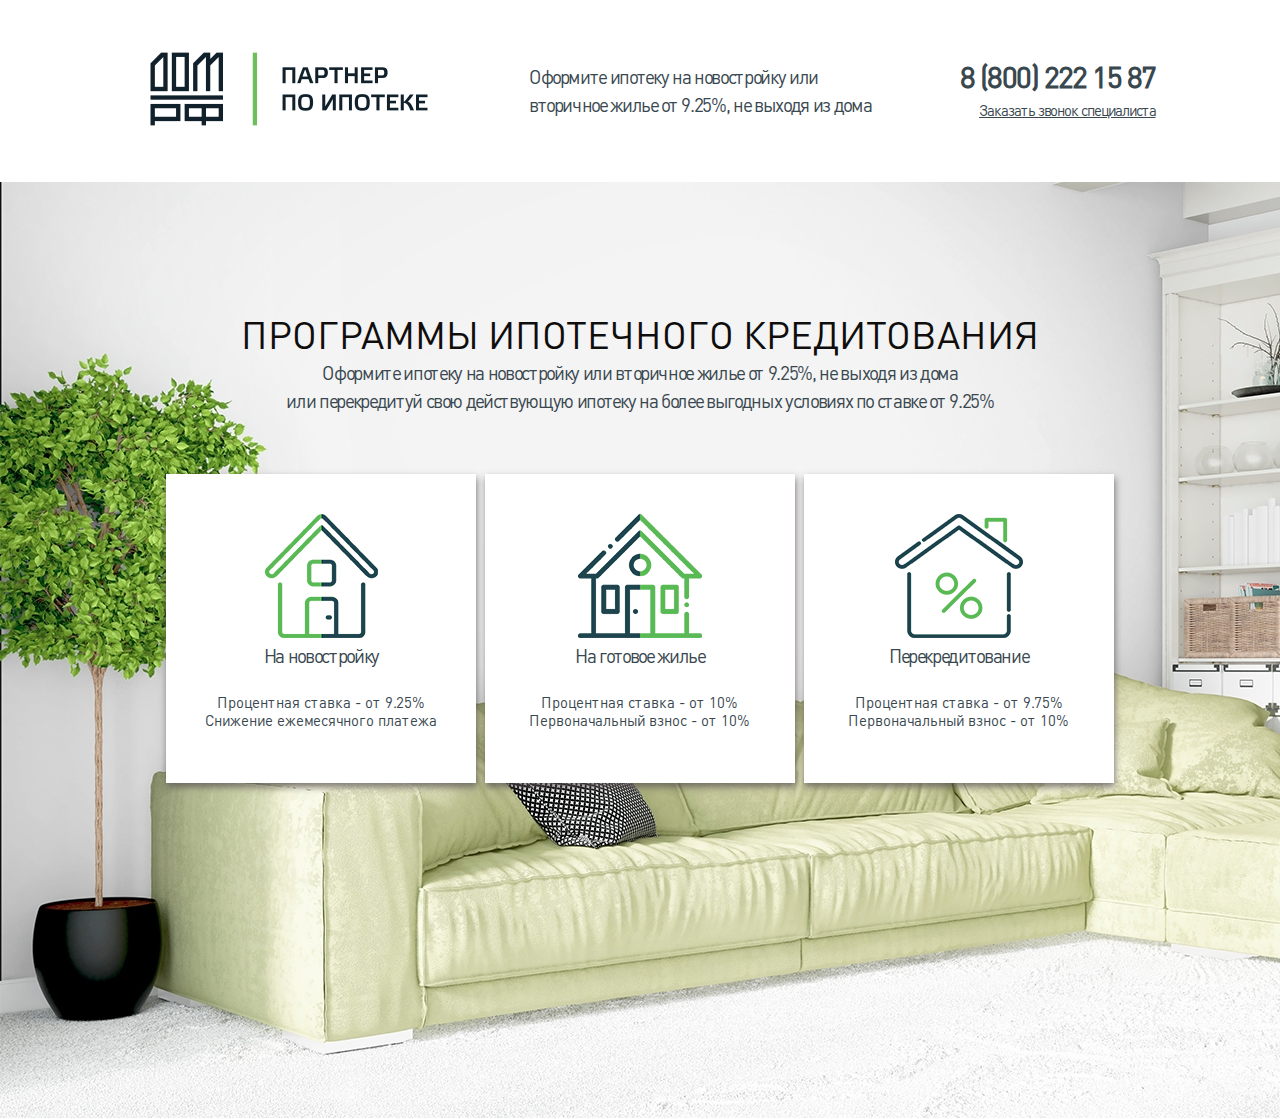
<file: index.html>
<!doctype html>
<html lang="ru">

<head>
  <meta charset="UTF-8">
  <meta name="viewport" content="width=device-width, user-scalable=no, initial-scale=1.0, maximum-scale=1.0, minimum-scale=1.0">
  <meta http-equiv="X-UA-Compatible" content="ie=edge">
  <link rel="stylesheet" href="/css/index.css">
  <title>Ипотека в Москве, рассчитать ипотеку, калькулятор | Партнер по ипотеке ДОМ.РФ</title>
</head>

<body>
  <!-- Yandex.Metrika counter -->
    <script type="text/javascript" > (function (d, w, c) { (w[c] = w[c] || []).push(function() { try { w.yaCounter49678438 = new Ya.Metrika2({ id:49678438, clickmap:true, trackLinks:true, accurateTrackBounce:true, webvisor:true }); } catch(e) { } }); var n = d.getElementsByTagName("script")[0], s = d.createElement("script"), f = function () { n.parentNode.insertBefore(s, n); }; s.type = "text/javascript"; s.async = true; s.src = "https://mc.yandex.ru/metrika/tag.js"; if (w.opera == "[object Opera]") { d.addEventListener("DOMContentLoaded", f, false); } else { f(); } })(document, window, "yandex_metrika_callbacks2"); </script> <noscript><div><img src="https://mc.yandex.ru/watch/49678438" style="position:absolute; left:-9999px;" alt="" /></div></noscript>
  <!-- /Yandex.Metrika counter -->
  <header>
    <div class="content">
      <div class="logo">
        <img src="/img/logo.svg" alt="">
      </div>
      <div class="preview">
        Оформите ипотеку на новостройку или
        <br> вторичное жилье от 9.25%, не выходя из дома
        <!-- ₽₽₽ -->
      </div>
      <div class="contacts">
        <div class="mobile">
          8 (800) 222 15 87
        </div>
        <a class="zvonok">
          Заказать звонок специалиста
        </a>
      </div>
    </div>
  </header>
  <main>
    <div class="content">
      <h1>
        Программы ипотечного кредитования
      </h1>
      <div class="preview">
        Оформите ипотеку на новостройку или вторичное жилье от 9.25%, не выходя из дома
        <br> или перекредитуй свою действующую ипотеку на более выгодных условиях по ставке от 9.25%
      </div>
      <div class="items">
        <a href="novostroyka.php">
          <div class="item">
            <div class="preview">
              <img src="/img/items/1.png" alt="">
            </div>
            <h2>
              На новостройку
            </h2>
            <div class="description">
              Процентная ставка - от 9.25%
              <br> Снижение ежемесячного платежа
            </div>
          </div>
        </a>
        <a href="vtorichka.php">
          <div class="item">
            <div class="preview">
              <img src="/img/items/2.png" alt="">
            </div>
            <h2>
              На готовое жилье
            </h2>
            <div class="description">
              Процентная ставка - от 10%
              <br> Первоначальный взнос - от 10%
            </div>
          </div>
        </a>
        <a href="refinansirovanie-ipoteki.html">
          <div class="item">
            <div class="preview">
              <img src="/img/items/3.png" alt="">
            </div>
            <h2>
              Перекредитование
            </h2>
            <div class="description">
              Процентная ставка - от 9.75%
              <br> Первоначальный взнос - от 10%
            </div>
          </div>
        </a>
      </div>
    </div>
  </main>
<!-- <script crossorigin="anonymous" async type="text/javascript" src="//api.pozvonim.com/widget/callback/v3/b62e9daada1d4d613e6986c5de0dd26e/connect"
    id="check-code-pozvonim" charset="UTF-8"></script> -->
  <script src="https://ajax.googleapis.com/ajax/libs/jquery/3.3.1/jquery.min.js"></script>
<!--  <script>
    $(document).ready(function () {
      $(".zvonok").click(function () {
        $(".pozvonim-button-border-outer").click();
        $(".pozvonim-mobile-button-wide").click();     
      });
    });
  </script> -->
</body>

</html>
</file>
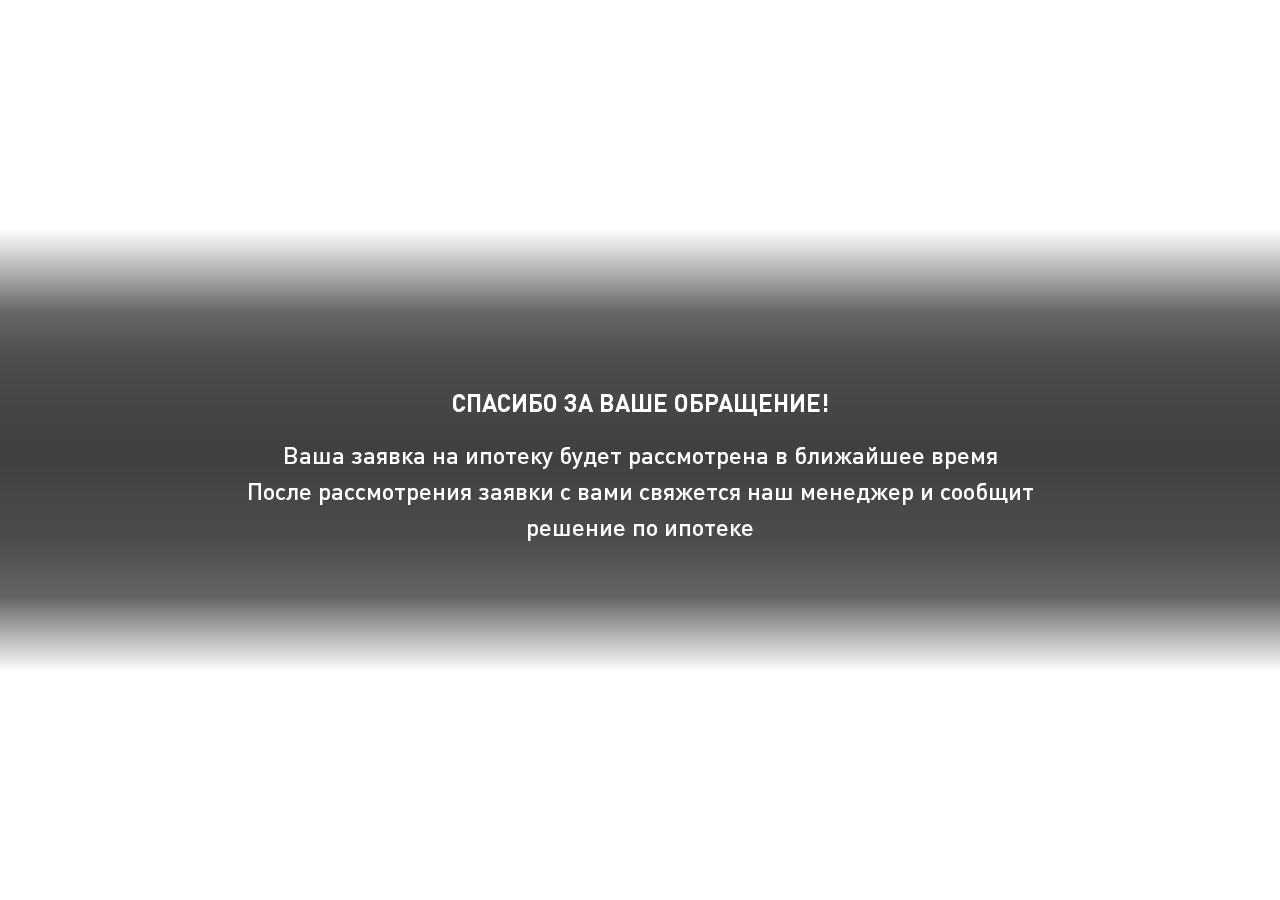
<file: spasibo.html>
<!DOCTYPE html>
<html lang="ru">
<head>
  <link rel="stylesheet" href="libs/materialize.css">
  <meta name="viewport" content="width=device-width, minimum-scale=1.0" />
  <meta charset="UTF-8">
  <title>Спасибо за заявку!</title>
  <link rel="stylesheet" href="css/main.css">
  <link rel="stylesheet" href="css/elements.css">
  <link rel="stylesheet" href="css/effects.css">
</head>

<body>
  <!-- Yandex.Metrika counter -->
    <script type="text/javascript" > (function (d, w, c) { (w[c] = w[c] || []).push(function() { try { w.yaCounter49678438 = new Ya.Metrika2({ id:49678438, clickmap:true, trackLinks:true, accurateTrackBounce:true, webvisor:true }); } catch(e) { } }); var n = d.getElementsByTagName("script")[0], s = d.createElement("script"), f = function () { n.parentNode.insertBefore(s, n); }; s.type = "text/javascript"; s.async = true; s.src = "https://mc.yandex.ru/metrika/tag.js"; if (w.opera == "[object Opera]") { d.addEventListener("DOMContentLoaded", f, false); } else { f(); } })(document, window, "yandex_metrika_callbacks2"); </script> <noscript><div><img src="https://mc.yandex.ru/watch/49678438" style="position:absolute; left:-9999px;" alt="" /></div></noscript>
  <!-- /Yandex.Metrika counter -->
  <style>
    main{
      background: transparent;
    }
    video{
      position: fixed;
      right: 0;
      bottom: 0;
      min-width: 100%;
      min-height: 100%;
      width: auto;
      height: auto;
      z-index: -9999;
    }
    .well{
    background-color: rgba(0, 0, 0, 0.56);
    /* IE9, iOS 3.2+ */
    background-image: url([data-uri]);
    background-image: -webkit-gradient(linear, 0% 0%, 0% 100%,color-stop(0, rgba(0, 0, 0, 0)),color-stop(0.188, rgba(0, 0, 0, 0.6)),color-stop(0.3, rgba(0, 0, 0, 0.7)),color-stop(0.5, rgba(0, 0, 0, 0.75)),color-stop(0.7, rgba(0, 0, 0, 0.7)),color-stop(0.833, rgba(0, 0, 0, 0.6)),color-stop(1, rgba(0, 0, 0, 0)));
    /* Android 2.3 */
    background-image: -webkit-repeating-linear-gradient(top,rgba(0, 0, 0, 0) 0%,rgba(0, 0, 0, 0.6) 18.8%,rgba(0, 0, 0, 0.7) 30%,rgba(0, 0, 0, 0.75) 50%,rgba(0, 0, 0, 0.7) 70%,rgba(0, 0, 0, 0.6) 83.3%,rgba(0, 0, 0, 0) 100%);
    /* IE10+ */
    background-image: repeating-linear-gradient(to bottom,rgba(0, 0, 0, 0) 0%,rgba(0, 0, 0, 0.6) 18.8%,rgba(0, 0, 0, 0.7) 30%,rgba(0, 0, 0, 0.75) 50%,rgba(0, 0, 0, 0.7) 70%,rgba(0, 0, 0, 0.6) 83.3%,rgba(0, 0, 0, 0) 100%);
    background-image: -ms-repeating-linear-gradient(top,rgba(0, 0, 0, 0) 0%,rgba(0, 0, 0, 0.6) 18.8%,rgba(0, 0, 0, 0.7) 30%,rgba(0, 0, 0, 0.75) 50%,rgba(0, 0, 0, 0.7) 70%,rgba(0, 0, 0, 0.6) 83.3%,rgba(0, 0, 0, 0) 100%);
    position: absolute;
    top: 50%;
    margin-top: -221px;
    width: 100%;
    }
    .well *{
      color: inherit !important;
    }
    h1{
      font-family: 'DIN Pro Bold' !important;
    }
  </style>
  <main>
    <video autoplay loop>
      <source src="http://ipotekazayavka.ru/video/sps.mp4" controls="controls" type='video/mp4; codecs="avc1.42E01E, mp4a.40.2"'>
    </video>
    <div style="background-color: transparent; border: none; color: white; box-shadow: none;" class="well shade">
      <div class="wrap">
        <h1>Спасибо за ваше обращение!</h1>
        <p>Ваша заявка на ипотеку будет рассмотрена в ближайшее время <br> После рассмотрения заявки с вами свяжется наш менеджер
          и сообщит <br> решение по ипотеке</p>
      </div>
    </div>
  </main>
  <script src="https://mc.yandex.ru/metrika/watch.js"></script>
</body>

</html>
</file>
<file: css/index.css>
/* Костыль от рекламы */
.cbalink
{
  display: none;
}
/* Костыль от рекламы */
*
  {
    margin: 0;
    padding: 0;
    text-decoration: none;
  }
a
  {
    text-decoration: none;
    color: black;
  }
@font-face
  {
    font-family: 'DIN Pro';
    font-weight: normal;
    font-style: normal;
    src: url('../fonts/DINPro.woff');
  }
@font-face
  {
    font-family: 'DIN Pro Medium';
    font-weight: normal;
    font-style: normal;
    src: url('../fonts/DINPro-Medium.woff');
  }
.zvonok{
  cursor: pointer;
}
header
  {
    height: 182px;
    width: 100%;
    display: -webkit-flex;
    display: -moz-flex;
    display: -ms-flex;
    display: -o-flex;
    display: flex;
    justify-content: center;
    -ms-align-items: center;
    align-items: center;
  }
header > .content
  {
    width: 1031px;
    height: 124px;
    display: -webkit-flex;
    display: -moz-flex;
    display: -ms-flex;
    display: -o-flex;
    display: flex;
    justify-content: space-between;
    -ms-align-items: center;
    align-items: center;
  }
  header > .content > .preview
    {
      width: 355px;
      color: #39474f;
      font-family: "DIN Pro";
      font-size: 19px;
      font-weight: 400;
      line-height: 28.34px;
      letter-spacing: -1.34px;
    }
  header > .content > .contacts > .mobile
    {
      color: #39474f;
      font-family: "DIN Pro";
      font-size: 30px;
      font-weight: 700;
      line-height: 38.12px;
      text-transform: uppercase;
      letter-spacing: -1.57px;
    }
  header > .content > .contacts > a
    {
      color: #39474f;
      font-family: "DIN Pro";
      font-size: 15px;
      font-weight: 400;
      line-height: 28.34px;
      text-decoration: underline;
      letter-spacing: -1.06px;
      float: right;
    }
main
  {
    padding-top: 130px;
    height: 807px;
    width: 100%;
    background: url('/img/newbgc.jpg'), 100%;
    background-repeat: no-repeat;
  }
  main > .content
    {
      margin: 0 auto;
      height: 424px;
      width: 956px;
      /*background-color: #fff;*/
    }
    main > .content > h1
      {
        text-align: center;
        color: #100d0d;
        font-family: "DIN Pro";
        font-size: 38px;
        font-weight: 400;
        /*line-height: 25px;*/
        text-transform: uppercase;
      }
    main > .content > .preview
      {
        text-align: center;
        color: #39474f;
        font-family: "DIN Pro";
        font-size: 19px;
        font-weight: 400;
        line-height: 28.34px;
        letter-spacing: -1.34px;
      }
    main > .content > .items
      {
        margin-top: 58px;
        height: 275px;
        width: 100%;
        display: -webkit-flex;
        display: -moz-flex;
        display: -ms-flex;
        display: -o-flex;
        display: flex;
        justify-content: space-between;
      }
      main > .content > .items > *
        {
          margin: 0 auto;
          text-align: center;
        }
      main > .content > .items  .item
        {
          width: 310px;
          height: 269px;
          box-shadow: 1px 4px 7px rgba(87, 80, 83, 0.75);
          background-color: #ffffff;
          background-color: #fff;
          transition: 0.2s;
          padding-top:40px ;
        }
      main > .content > .items .item:hover
        {
          transform: scale(1.2);
        }
        main > .content > .items  .item > .preview
          {
            
          }
        main > .content > .items  .item > h2
          {
            color: #39474f;
            font-family: "DIN Pro";
            font-size: 19px;
            font-weight: 400;
            line-height: 28.34px;
            letter-spacing: -1.34px;
          }
        main > .content > .items .item > .description
          {
            margin-top: 23px;
            color: #39474f;
            font-family: "DIN Pro";
            font-size: 15px;
            font-weight: 400;
            line-height: 18.34px;
          }
@media only screen and (max-width : 768px)
{
  header{
    height: auto;
  }
    header > .content{
      display: flex;
      flex-direction: column;
      height: auto;
    }
    header .preview{
      text-align: center;
    }
  main{
    background-size: cover;
    height: auto;
  }
    main > .content {
      width: auto;
      height: auto;
    }
      main > .content h1, main > .content .preview{
        background-color: rgba(255,255,255,0.7);
      }
      main > .content h1{
        padding-top: 20px;
      }
      main > .content .preview{
        padding-bottom: 20px;
      }
    .items{
      height: auto !important;
      display: flex;
      flex-direction: column;
    }
      .items > * {
        margin-top: 20px !important;
        margin-bottom: 20px !important;
      }
}
</file>
<file: css/main.css>
*
{
  font-size: 12px !important;
  color: #39474F;
}
label{
  color: #39474F !important;
}
input[type='text']
  {
    font-family: 'DIN Pro Regular';
    font-size: 12px;

    width: 200px;
    height: 38px;
    padding-left: 15px;

    border: 1px solid #acacac;
    border-radius: 5px;
    outline: 0;
  }
.shade
  {
    box-shadow: 0 4px 7px 0 rgba(87, 80, 83, .75);
  }
input[type='text']:focus
  {
    border: 1px solid #0AB31C;
  }
@font-face
  {
    font-family: 'DIN Pro Regular';
    font-weight: normal;
    font-style: normal;
    src: url('../fonts/DINPro.woff');
  }
@font-face
  {
    font-family: 'DIN Pro Medium';
    font-weight: normal;
    font-style: normal;
    src: url('../fonts/DINPro-Medium.woff');
  }
@font-face
  {
    font-family: 'DIN Pro Bold';
    font-weight: normal;
    font-style: normal;
    src: url('../fonts/DINPro-Bold.woff');
  }
*
  {
    font-family: 'DIN Pro Regular';

    margin: 0;
    padding: 0;

    text-decoration: none;
  }

html
  {
    width: auto;
    height: auto;
  }
body
  {
    width: auto;
    height: auto;
  }



header
  {
    width: 100%;
    padding-top: 52px;
    padding-bottom: 29px;

    -ms-align-items: center;
        align-items: center;
  }
.header-wrapper
  {
    position: relative;

    display: -moz-flex;
    display:  -ms-flex;
    display:   -o-flex;
    display:      flex;

    width: 1034px;
    margin: 0 auto;

    align-items: center;
    justify-content: center;
  }
.logo
  {
    width: 100%;
  }
.text
  {
    position: absolute;
    right: 71px;
  }
.text > h1
  {
    font-family: 'DIN Pro Medium';
    font-size: 22px !important;
    font-weight: 100;
    line-height: 1.25;

    text-transform: uppercase;

    color: #39474f;
  }
main
  {
    padding: 77px 0;

    background: url('../img/background.png');
    background-repeat: no-repeat;
    background-position: center;
    background-size: cover;
  }
.forma
  {
    width: 1030px;
    margin: 0 auto;
    padding: 0 61px;

    background-color: #fff;
  }
.prev
  {
    font-size: 19px !important;

    display: -moz-flex;
    display:  -ms-flex;
    display:   -o-flex;
    display:      flex;

    padding-top: 54px;
    padding-bottom: 51px;

    text-align: center;

    justify-content: center;
    -ms-align-items: center;
        align-items: center;
  }
.form-content
  {
    display: -moz-flex;
    display:  -ms-flex;
    display:   -o-flex;
    display:      flex;

    justify-content: space-between;
  }
.ls
  {
    font-size: 15px;

    display: -ms-grid;
    display:     grid;

    width: 342px;

    align-items: center;
    justify-items: right;
    grid-auto-rows: 35px;
    -ms-grid-columns: 130px 200px;
    grid-template-columns: 130px 200px;
    grid-column-gap: 11px;
    grid-row-gap: 24px;
  }
.wrapper
  {
    height: 100%;
  }
.ls > label
  {
    font-size: 12px;
  }
.warning
  {
    font-size: 11px;

    visibility: hidden;

    padding-top: 3px;

    color: #ff0a00;
  }
.ds
  {
    font-size: 12px;

    width: 504px;
  }
.inputs-ds
  {
    display: -ms-grid;
    display:     grid;

    -ms-grid-columns: 215px 272px;
    grid-template-columns: 215px 272px;
    grid-column-gap: 19px;
    grid-row-gap: 24px;
    align-items: center;
    grid-auto-rows: 35px;
  }
.inputs-ds > *:nth-child(odd)
  {
    -ms-grid-column-align: right;
    justify-self: right;
  }
.letsgo
  {
    font-size: 11px !important;
  }
.go
  {
    font-size: 14px !important;

    width: 332px;
    padding: 16px 0;

    color: white;
    border: 0;
    border-radius: 3px;
    background-color: #0AB31C;
  }
.radio{
  display: flex;
  justify-content: center;
  align-items: center;
}
input[type="radio"]{
  display: none;
}
.krug{
  border: 1px solid black;
  width: 10px;
  height: 10px;
  border-radius:50%;
  display: flex;
  align-items: center;
  justify-content: center;
}
.tochka
{
  display: none;
  background-color: black;
  width: 6px;
  height: 6px;
  border-radius:50%;
}
.dohod, .mtkptl
{
  display: flex;
}
.aproved
  {
    display: -moz-flex;
    display:  -ms-flex;
    display:   -o-flex;
    display:      flex;
         flex-direction: column;

    margin-top: 24px;

    -moz-flex-direction: column;
      -o-flex-direction: column;
    justify-content: center;
    -ms-align-items: center;
        align-items: center;
  }
.form-footer
  {
    font-size: 10px !important;
    font-weight: 400;
    line-height: 15px;

    margin-top: 31px;
    padding-bottom: 10px;

    text-align: center;
    text-align: center;

    color: #4f4e4e;
  }

body > div:last-child > a
  {
    display: none;
  }
.well
  {
    display: -webkit-flex;
    display:    -moz-flex;
    display:     -ms-flex;
    display:      -o-flex;
    display:         flex;

    width: 1030px;
    height: 443px;
    margin: 0 auto;

    background-color: #fff;

    justify-content: center;
    -ms-align-items: center;
        align-items: center;
  }
.well h1
  {
    font-family: 'DIN Pro Medium';
    font-size: 24px !important;

    text-align: center;
    text-transform: uppercase;

    color: #0AB31C;
  }
.well p
  {
    font-family: 'DIN Pro Medium';
    font-size: 24px !important;

    text-align: center;
  }
.radio{
  display: flex;
  justify-content: center;
  align-items: center;
}
input[type="radio"]{
  display: none;
}
.krug{
  border: 1px solid black;
  width: 10px;
  height: 10px;
  border-radius:50%;
  display: flex;
  align-items: center;
  justify-content: center;
}
.tochka
{
  display: none;
  background-color: black;
  width: 6px;
  height: 6px;
  border-radius:50%;
}
@media only screen and (max-width : 768px)
  {
    input[type='text']
    {
        width: 100% !important;
      }
    .header-wrapper
    {
                flex-direction: column;

        width: 100%;

        -webkit-flex-direction: column;
           -moz-flex-direction: column;
            -ms-flex-direction: column;
             -o-flex-direction: column;
      }
    .logo
    {
        width: auto;
      }
    .text
    {
        position: static;
      }
    .text h1
    {
        font-size: 12px !important;
      }
    .forma
    {
        width: auto;
        height: auto;
        margin: 10px;
      }
    .prev
    {
        font-size: 16px !important;
      }
    .form-content
    {
                flex-direction: column;

        -webkit-flex-direction: column;
           -moz-flex-direction: column;
            -ms-flex-direction: column;
             -o-flex-direction: column;
        justify-content: center;
        -ms-align-items: center;
            align-items: center;
      }

    .ls
    {
        width: 100%;

        align-items: center;
        justify-items: center;
        -ms-grid-columns: 100% !important;
        grid-template-columns: 100% !important;
      }
    .ls *
    {
        font-size: 20px !important;
      }
    .ds
    {
        display: -webkit-flex;
        display:    -moz-flex;
        display:     -ms-flex;
        display:      -o-flex;
        display:         flex;
                flex-direction: column;

        width: auto;
        width: 100%;
        margin-top: 30px;

        -webkit-flex-direction: column;
           -moz-flex-direction: column;
            -ms-flex-direction: column;
             -o-flex-direction: column;
        justify-content: center;
        -ms-align-items: center;
            align-items: center;
      }
    .inputs-ds
    {
        font-size: 20px !important;

        width: 100%;

        grid-template-columns: 100% !important;
      }
    .inputs-ds > *
    {
        justify-self: center !important;
        text-align: center;
      }
    .inputs-ds label
    {
        /*text-align: right;*/
      }
    .letsgo
    {
        width: 100% !important;        
      }
    .radio-item input[type=radio]:checked + .letsgo:after
      {
        top: 5px;
      }
    .radio-item > label
      {
        width: auto /*!important*/;
      }
    .aproved
    {
      width: 100%;
    }
    .radio-item input[type=radio]:checked + label:after
    {
      top: 14px;
    }
    .wrapper
    {
      width: 100%;
    }
    .dohod *
    {
      font-size: 14px;
    }
    .dohod .radio-item input[type=radio]:checked + label:after
    {
      top: 7px;
    }
    button.go
    {
      margin-top: 10px;
    }
    .warning
    {
      font-size: 10px !important;
    }
}
</file>
<file: css/elements.css>
.radio-item
{
  position: relative;

  display: inline-block;
  /*  margin: 10px 0 0;*/

  max-width: 100%;
  padding: 0 6px;
}

.radio-item input[type='radio']
{
  display: none;
}

.radio-item label
{
  font-weight: normal;

  color: #666;
}

.radio-item label:before
{
  position: relative;
  top: 1px;

  display: inline-block;

  width: 12px;
  height: 12px;
  margin: 0 5px 0 0;

  content: ' ';

  border: 2px solid #bababa;
  border-radius: 11px;
  background-color: transparent;
}

.radio-item input[type=radio]:checked + label:after
{
  position: absolute;
  top: 5px;
  left: 9px;

  display: block;

  width: 6px;
  height: 6px;

  content: ' ';

  border-radius: 11px;
  background: #0AB31C;
}
</file>
<file: css/effects.css>
button:after{
  opacity: .5;
  content: "";
  margin-left: 60px;
  width: 20px;
  height: 300px;
  background: #fff;
  -webkit-animation-delay: 0.05s;
  animation-delay: 0.05s;
  position: absolute;
  left: -40px;
  top: -150px;
  -webkit-animation-timing-function: ease-in-out;
  animation-timing-function: ease-in-out;
  -webkit-transition: all 0.1s;
  transition: all 0.1s;
  -webkit-animation-name: slideme;
  animation-name: slideme;
  -webkit-animation-duration: 3s;
  animation-duration: 3s;
  -webkit-animation-iteration-count: infinite;
  animation-iteration-count: infinite;
  -webkit-transform: rotate(45deg);
  transform: rotate(45deg);
}
@-webkit-keyframes slideme { 0% { left: -30px; margin-left: 0px; }
  30% { left: 110%; margin-left: 80px; }
  100% { left: 110%; margin-left: 80px; } }

@keyframes slideme { 0% { left: -30px; margin-left: 0px; }
  30% { left: 110%; margin-left: 80px; }
  100% { left: 110%; margin-left: 80px; } }
</file>
